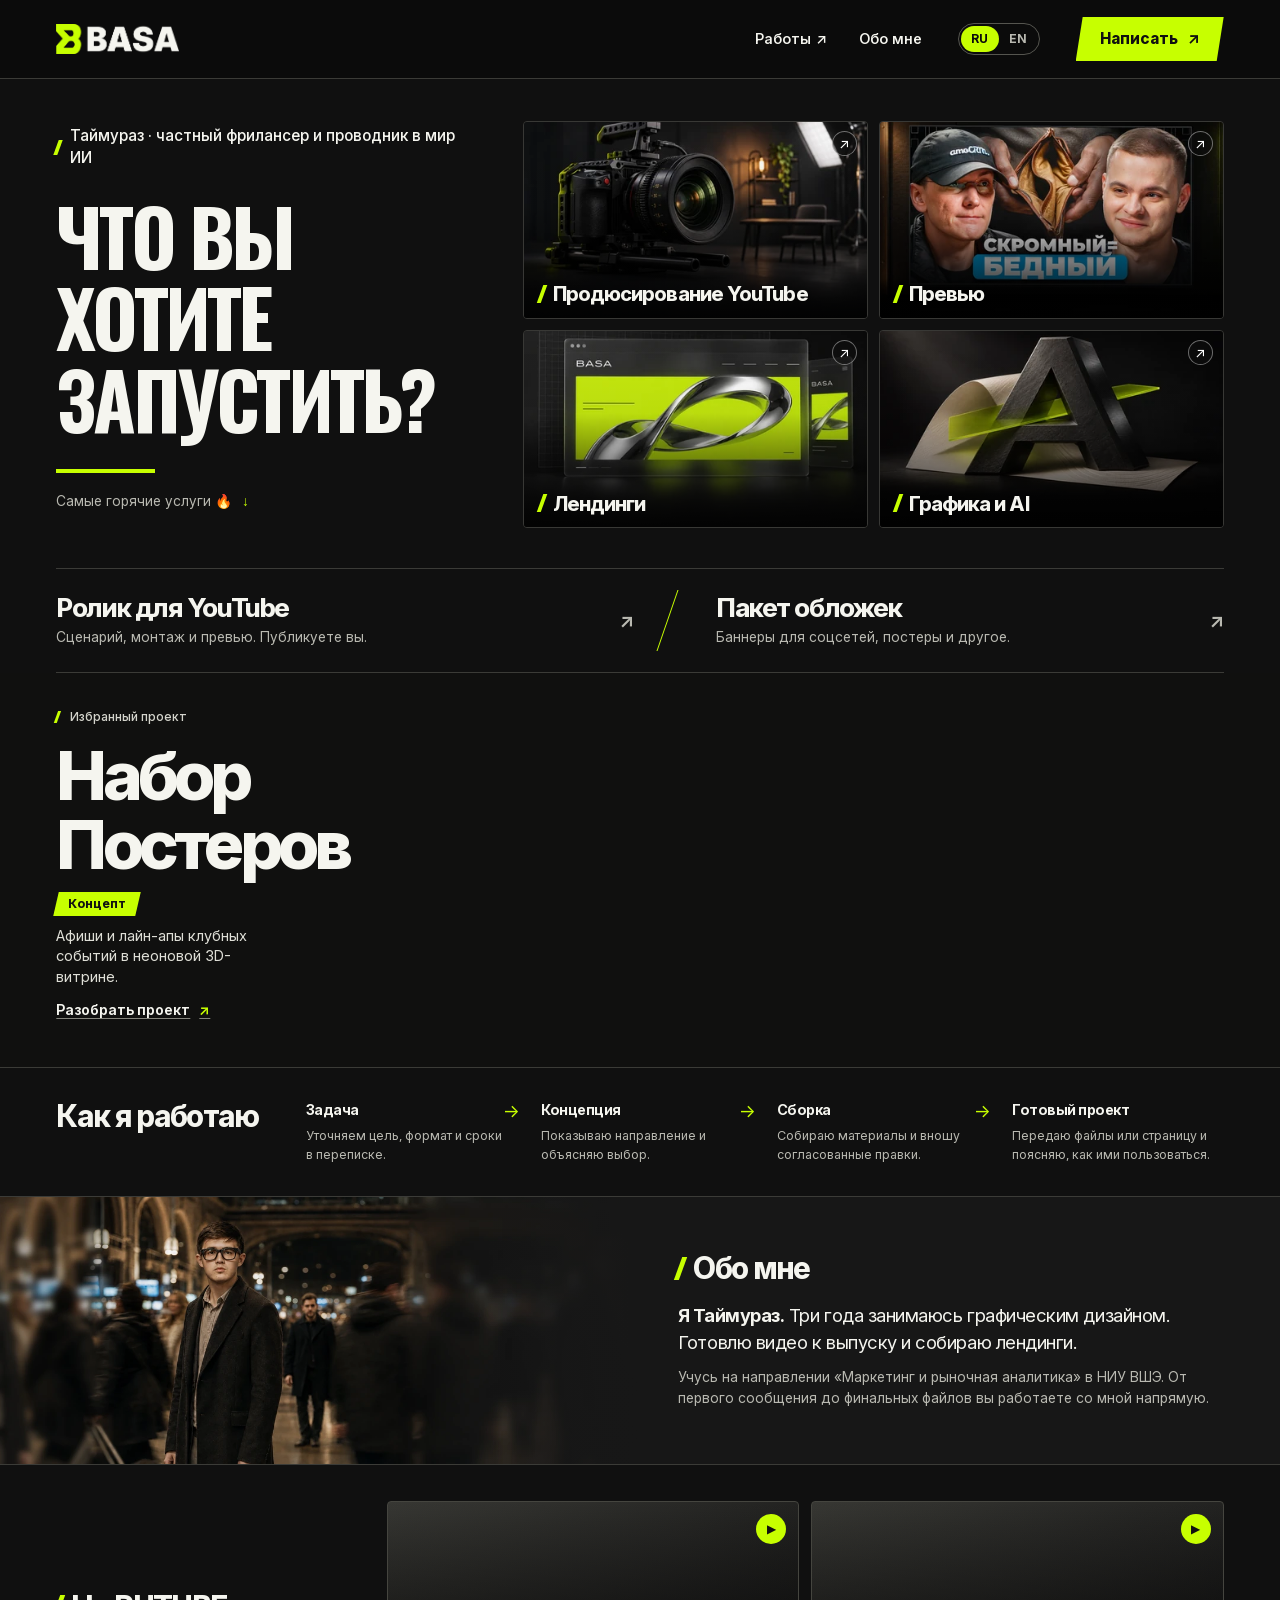
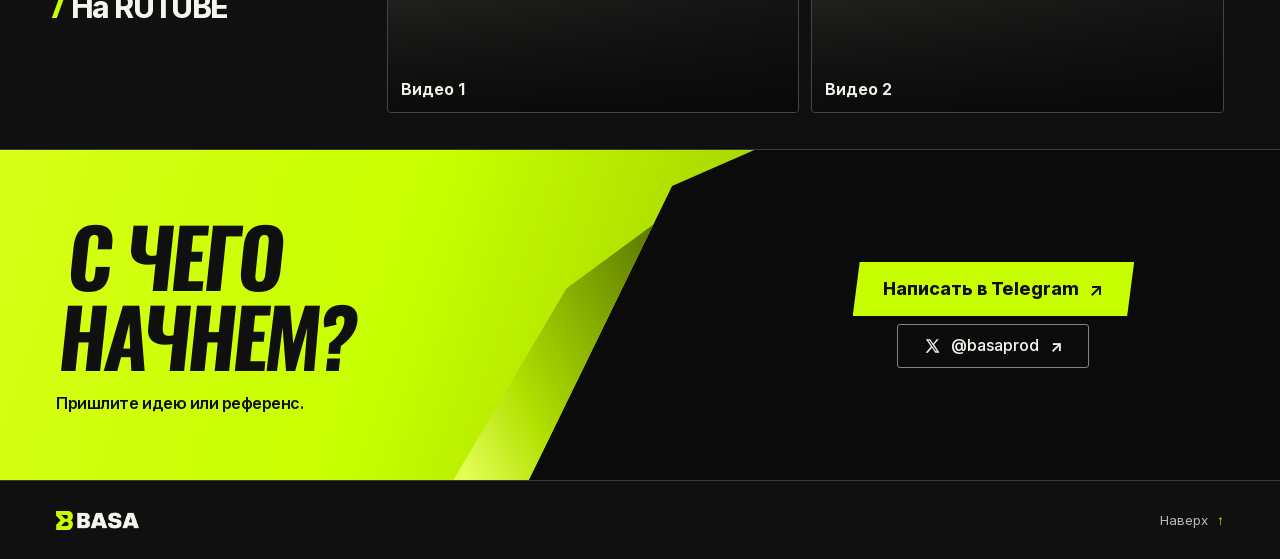
<file: index.html>
<!doctype html>
<html lang="ru" data-feed-mode="static">
<head>
<meta charset="utf-8"><meta name="viewport" content="width=device-width, initial-scale=1">
<meta name="theme-color" content="#101010"><meta name="color-scheme" content="dark">
<title>BASA — продюсирование YouTube, превью, лендинги и графика</title><meta name="description" content="Таймураз,  частный фрилансер и проводник в мир ИИ. Готовлю выпуски для YouTube, создаю превью, лендинги и графику. Обсудим задачу в Telegram.">
<meta property="og:type" content="website"><meta property="og:site_name" content="BASA"><meta property="og:title" content="BASA — продюсирование YouTube, превью, лендинги и графика"><meta property="og:description" content="Таймураз, частный фрилансер и проводник в мир ИИ. Готовлю выпуски для YouTube, создаю превью, лендинги и графику. Обсудим задачу в Telegram.">
<link rel="alternate" hreflang="ru" href="index.html"><link rel="alternate" hreflang="en" href="en.html"><link rel="alternate" hreflang="x-default" href="index.html">
<link rel="icon" type="image/png" href="assets/brand/favicon.png"><link rel="apple-touch-icon" href="assets/brand/touch-icon.png">
<link rel="stylesheet" href="assets/type.css">
<link rel="stylesheet" href="assets/site.css">
<script defer src="settings.js"></script><script defer src="assets/feed-model.js"></script><script defer src="assets/videos.js"></script><script defer src="assets/site.js"></script>
</head>
<body id="top">
<a class="skip" href="#main">Перейти к содержанию</a>
<header class="mast"><div class="wrap mast-inner">
<a class="brand" aria-label="BASA — в начало" href="#top"><img src="assets/brand/logo.png" alt="BASA" width="542" height="129"></a>
<nav class="desktop-nav" aria-label="Навигация"><a href="https://www.behance.net/basa69" target="_blank" rel="noopener noreferrer" data-work data-external-label="Работы"><span>Работы</span><span class="work-arrow" hidden aria-hidden="true"> ↗</span></a>
    <a href="#about">Обо мне</a></nav>
<nav class="languages" aria-label="Язык сайта"><a lang="ru" hreflang="ru" href="index.html" data-language="ru" aria-label="Русский" aria-current="page">RU</a><a lang="en" hreflang="en" href="en.html" data-language="en" aria-label="English">EN</a></nav>
<a class="button lime mast-cta" href="https://t.me/basa69" target="_blank" rel="noopener" data-contact="header">Написать <span class="arr" aria-hidden="true">↗</span></a>
<details class="mobile-menu"><summary aria-label="Меню"><span aria-hidden="true"></span></summary><nav aria-label="Навигация"><a href="https://www.behance.net/basa69" target="_blank" rel="noopener noreferrer" data-work data-external-label="Работы"><span>Работы</span><span class="work-arrow" hidden aria-hidden="true"> ↗</span></a>
    <a href="#about">Обо мне</a></nav></details>
</div></header>
<main id="main">
<section class="hero wrap" aria-labelledby="hero-title"><div class="hero-copy">
<p class="eyebrow"><span class="kicker"><i aria-hidden="true"></i>Таймураз · частный фрилансер и проводник в мир ИИ</span></p>
<h1 id="hero-title"><span>ЧТО ВЫ</span><span>ХОТИТЕ</span><span>ЗАПУСТИТЬ?</span></h1><div class="hero-line" aria-hidden="true"></div>
<a class="choose" href="#services">Самые горячие услуги 🔥<span aria-hidden="true">↓</span></a>
</div><div class="service-grid" id="services" role="group" aria-label="С чем я могу помочь"><a class="service service-youtube" href="https://t.me/basa69?text=%D0%9F%D1%80%D0%B8%D0%B2%D0%B5%D1%82%2C%20%D0%A2%D0%B0%D0%B9%D0%BC%D1%83%D1%80%D0%B0%D0%B7%21%20%D0%A5%D0%BE%D1%87%D1%83%20%D0%BE%D0%B1%D1%81%D1%83%D0%B4%D0%B8%D1%82%D1%8C%20%D0%BF%D1%80%D0%BE%D0%B4%D1%8E%D1%81%D0%B8%D1%80%D0%BE%D0%B2%D0%B0%D0%BD%D0%B8%D0%B5%20YouTube." data-dialog="youtube" aria-haspopup="dialog">
      <img src="assets/media/youtube.webp" srcset="assets/media/youtube-sm.webp 420w, assets/media/youtube.webp 760w" sizes="(max-width: 760px) 46vw, (min-width: 1560px) 425px, 28vw" width="760" height="504" alt="" loading="eager" decoding="sync"><span class="service-shade"></span><span class="tile-arrow" aria-hidden="true">↗</span>
      <h2><i class="slash" aria-hidden="true"></i><span>Продюсирование YouTube</span></h2></a><a class="service service-thumbnails" href="https://t.me/basa69?text=%D0%9F%D1%80%D0%B8%D0%B2%D0%B5%D1%82%2C%20%D0%A2%D0%B0%D0%B9%D0%BC%D1%83%D1%80%D0%B0%D0%B7%21%20%D0%9C%D0%BD%D0%B5%20%D0%BD%D1%83%D0%B6%D0%BD%D0%BE%20%D0%BF%D1%80%D0%B5%D0%B2%D1%8C%D1%8E%20%D0%B4%D0%BB%D1%8F%20%D0%B2%D0%B8%D0%B4%D0%B5%D0%BE." data-dialog="thumbnails" aria-haspopup="dialog">
      <img src="assets/media/thumbnails.webp" srcset="assets/media/thumbnails-sm.webp 420w, assets/media/thumbnails.webp 760w" sizes="(max-width: 760px) 46vw, (min-width: 1560px) 425px, 28vw" width="760" height="504" alt="" loading="eager" decoding="sync"><span class="service-shade"></span><span class="tile-arrow" aria-hidden="true">↗</span>
      <h2><i class="slash" aria-hidden="true"></i><span>Превью</span></h2></a><a class="service service-landing" href="https://t.me/basa69?text=%D0%9F%D1%80%D0%B8%D0%B2%D0%B5%D1%82%2C%20%D0%A2%D0%B0%D0%B9%D0%BC%D1%83%D1%80%D0%B0%D0%B7%21%20%D0%A5%D0%BE%D1%87%D1%83%20%D0%BE%D0%B1%D1%81%D1%83%D0%B4%D0%B8%D1%82%D1%8C%20%D0%BE%D0%B4%D0%BD%D0%BE%D1%81%D1%82%D1%80%D0%B0%D0%BD%D0%B8%D1%87%D0%BD%D1%8B%D0%B9%20%D0%BB%D0%B5%D0%BD%D0%B4%D0%B8%D0%BD%D0%B3." data-dialog="landing" aria-haspopup="dialog">
      <img src="assets/media/landing.webp" srcset="assets/media/landing-sm.webp 420w, assets/media/landing.webp 760w" sizes="(max-width: 760px) 46vw, (min-width: 1560px) 425px, 28vw" width="760" height="504" alt="" loading="eager" decoding="sync"><span class="service-shade"></span><span class="tile-arrow" aria-hidden="true">↗</span>
      <h2><i class="slash" aria-hidden="true"></i><span>Лендинги</span></h2></a><a class="service service-graphics" href="https://t.me/basa69?text=%D0%9F%D1%80%D0%B8%D0%B2%D0%B5%D1%82%2C%20%D0%A2%D0%B0%D0%B9%D0%BC%D1%83%D1%80%D0%B0%D0%B7%21%20%D0%9D%D1%83%D0%B6%D0%BD%D0%B0%20%D0%B3%D1%80%D0%B0%D1%84%D0%B8%D0%BA%D0%B0%20%D0%B4%D0%BB%D1%8F%20%D0%BF%D1%80%D0%BE%D0%B5%D0%BA%D1%82%D0%B0." data-dialog="graphics" aria-haspopup="dialog">
      <img src="assets/media/graphics.webp" srcset="assets/media/graphics-sm.webp 420w, assets/media/graphics.webp 760w" sizes="(max-width: 760px) 46vw, (min-width: 1560px) 425px, 28vw" width="760" height="504" alt="" loading="eager" decoding="sync"><span class="service-shade"></span><span class="tile-arrow" aria-hidden="true">↗</span>
      <h2><i class="slash" aria-hidden="true"></i><span>Графика и AI</span></h2></a></div></section>
<section class="offers wrap" aria-label="Два формата работы с YouTube"><a class="offer" data-dialog="episode" href="https://t.me/basa69?text=%D0%9F%D1%80%D0%B8%D0%B2%D0%B5%D1%82%2C%20%D0%A2%D0%B0%D0%B9%D0%BC%D1%83%D1%80%D0%B0%D0%B7%21%20%D0%9D%D1%83%D0%B6%D0%BD%D0%B0%20%D0%BF%D0%BE%D0%BC%D0%BE%D1%89%D1%8C%20%D1%81%20%D0%B2%D1%8B%D0%BF%D1%83%D1%81%D0%BA%D0%BE%D0%BC%20%D0%B4%D0%BB%D1%8F%20%D0%BC%D0%BE%D0%B5%D0%B3%D0%BE%20%D0%BA%D0%B0%D0%BD%D0%B0%D0%BB%D0%B0." aria-haspopup="dialog"><div><h3>Ролик для YouTube</h3><p>Сценарий, монтаж и превью. Публикуете вы.</p></div><span class="arr" aria-hidden="true">↗</span></a><a class="offer" data-dialog="channel" href="https://t.me/basa69?text=%D0%9F%D1%80%D0%B8%D0%B2%D0%B5%D1%82%2C%20%D0%A2%D0%B0%D0%B9%D0%BC%D1%83%D1%80%D0%B0%D0%B7%21%20%D0%A5%D0%BE%D1%87%D1%83%20%D0%BE%D0%B1%D1%81%D1%83%D0%B4%D0%B8%D1%82%D1%8C%20YouTube-%D0%BA%D0%B0%D0%BD%D0%B0%D0%BB%20%D0%BF%D0%BE%D0%B4%20%D0%BA%D0%BB%D1%8E%D1%87." aria-haspopup="dialog"><div><h3>Пакет обложек</h3><p>Баннеры для соцсетей, постеры и другое.</p></div><span class="arr" aria-hidden="true">↗</span></a></section>
<section id="work" class="case shell" aria-labelledby="work-title">
<picture class="case-image"><source media="(max-width: 650px)" srcset="assets/media/vulkan-mobile.webp"><img src="assets/media/vulkan.webp" width="1725" height="750" loading="eager" decoding="sync" alt="Афиши и лайн-апы «Набор постеров» в рамках с золотой и фиолетовой подсветкой."></picture>
<div class="case-content"><p class="section-label"><span class="kicker"><i aria-hidden="true"></i>Избранный проект</span></p><h2 id="work-title"><span>Набор</span><span>Постеров</span></h2>
<span class="tag">Концепт</span><p class="case-desc">Афиши и лайн-апы клубных событий в неоновой 3D-витрине.</p>
<a class="text-link" data-dialog="vulkan" aria-haspopup="dialog" href="#case-notes">Разобрать проект <span class="arr" aria-hidden="true">↗</span></a></div>
</section>
<section class="wrap nojs-notes" id="case-notes"><h2>Афиши в неоновой витрине</h2><p>«Набор постеров» — концепт подачи клубных афиш. Я собрал их в 3D-витрину, где у каждой афиши своя рамка, а свет и отражения связывают их в одну сцену.</p><dl class="case-facts"><div><dt>Задача</dt><dd>Показать афиши с разной стилистикой в одной композиции.</dd></div><div><dt>Решение</dt><dd>Фиолетовая и золотая подсветка объединяет афиши и задаёт глубину сцены.</dd></div><div><dt>Форматы</dt><dd>Широкая витрина для компьютеров и более плотная композиция для телефонов.</dd></div></dl></section>
<section class="process wrap" aria-labelledby="method"><h2 id="method">Как я работаю</h2><ol><li><h3>Задача</h3><p>Уточняем цель, формат и сроки в переписке.</p></li><li><h3>Концепция</h3><p>Показываю направление и объясняю выбор.</p></li><li><h3>Сборка</h3><p>Собираю материалы и вношу согласованные правки.</p></li><li><h3>Готовый проект</h3><p>Передаю файлы или страницу и поясняю, как ими пользоваться.</p></li></ol></section>
<section id="about" class="about shell" aria-labelledby="about-title"><div class="about-art"><img src="assets/media/about.webp" srcset="assets/media/about-sm.webp 600w, assets/media/about.webp 1080w" sizes="(max-width: 650px) 100vw, (min-width: 1560px) 780px, 50vw" width="1080" height="540" loading="lazy" decoding="sync" alt="Рабочее место дизайнера с монтажной шкалой на экране."></div>
<div class="about-text"><h2 id="about-title"><i class="slash" aria-hidden="true"></i>Обо мне</h2><p class="about-lead"><strong>Я Таймураз.</strong> Три года занимаюсь графическим дизайном. Готовлю видео к выпуску и собираю лендинги.</p><p class="about-more">Учусь на направлении «Маркетинг и рыночная аналитика» в НИУ ВШЭ. От первого сообщения до финальных файлов вы работаете со мной напрямую.</p></div></section>
<section class="video-section wrap" id="videos" aria-labelledby="video-title"><div class="video-heading"><h2 id="video-title"><i class="slash" aria-hidden="true"></i>На RUTUBE</h2>
<a class="text-link channel-link" hidden href="#videos" target="_blank" rel="noopener">Открыть канал <span class="arr" aria-hidden="true">↗</span></a>
<div class="rail-controls" hidden><button type="button" data-prev aria-label="Предыдущие видео">←</button><button type="button" data-next aria-label="Следующие видео">→</button></div></div>
<div class="video-stage"><div class="video-fallback"><div class="film-mark" aria-hidden="true"><i></i><i></i><i></i></div><div><p>Хотите посмотреть мои видео?</p>
<a class="text-link" href="https://t.me/basa69?text=%D0%9F%D1%80%D0%B8%D0%B2%D0%B5%D1%82%2C%20%D0%A2%D0%B0%D0%B9%D0%BC%D1%83%D1%80%D0%B0%D0%B7%21%20%D0%9F%D1%80%D0%B8%D1%88%D0%BB%D0%B8%D1%82%D0%B5%20%D1%81%D1%81%D1%8B%D0%BB%D0%BA%D1%83%20%D0%BD%D0%B0%20%D0%B2%D0%B0%D1%88%D0%B8%20%D0%B2%D0%B8%D0%B4%D0%B5%D0%BE%20%D0%BD%D0%B0%20RUTUBE." target="_blank" rel="noopener" data-contact="videos">Попросить ссылку <span class="arr" aria-hidden="true">↗</span></a></div></div>
<div class="video-rail" hidden></div></div></section>
<section id="contact" class="contact shell" aria-labelledby="contact-title"><div class="contact-paper"><div class="contact-paper-content">
<h2 id="contact-title"><span>С ЧЕГО</span><span>НАЧНЕМ?</span></h2><p>Пришлите идею или референс.</p></div><span class="fold" aria-hidden="true"></span></div>
<div class="contact-links"><div class="contact-actions">
<a class="button lime contact-main" data-contact="footer" href="https://t.me/basa69" target="_blank" rel="noopener">Написать в Telegram <span class="arr" aria-hidden="true">↗</span></a>
<a class="x-link" href="https://x.com/basaprod" target="_blank" rel="noopener" aria-label="Профиль BASA в X"><svg class="icon x-icon" viewBox="0 0 24 24" fill="currentColor" aria-hidden="true"><path d="M18.9 2H22l-6.8 7.8L23.2 22h-6.3l-4.9-7.3L5.6 22H2.4l8.1-9.3L2.8 2h6.5l4.5 6.7L18.9 2Zm-1.1 18h1.7L8.3 3.9H6.4L17.8 20Z"/></svg> @basaprod <span class="arr" aria-hidden="true">↗</span></a>
</div></div></section>
</main>
<footer class="footer wrap"><a class="brand" href="#top" aria-label="BASA — в начало"><img src="assets/brand/logo.png" alt="BASA" width="542" height="129" loading="lazy"></a><a class="back-top" href="#top">Наверх <span aria-hidden="true">↑</span></a></footer>
<dialog id="detail-youtube" class="detail-dialog" aria-labelledby="title-youtube"><div class="dialog-inner">
      <button class="close" type="button" data-close aria-label="Закрыть окно">×</button>
      <span class="kicker"><i aria-hidden="true"></i>Что входит</span><h2 id="title-youtube">Продюсирование YouTube</h2><p class="dialog-intro">Готовлю выпуски целиком или подключаюсь к конкретному этапу. Вы выбираете, кому доверить публикацию.</p><ul class="deliverables"><li>Тема, структура и сценарий выпуска.</li><li>Монтаж, превью и оформление канала.</li><li>Готовый комплект для самостоятельной публикации или ведение канала под ключ.</li></ul><p class="dialog-note">Пришлите задачу и желаемый срок. В переписке согласуем объём и стоимость.</p>
      <a class="button lime" href="https://t.me/basa69?text=%D0%9F%D1%80%D0%B8%D0%B2%D0%B5%D1%82%2C%20%D0%A2%D0%B0%D0%B9%D0%BC%D1%83%D1%80%D0%B0%D0%B7%21%20%D0%A5%D0%BE%D1%87%D1%83%20%D0%BE%D0%B1%D1%81%D1%83%D0%B4%D0%B8%D1%82%D1%8C%20%D0%BF%D1%80%D0%BE%D0%B4%D1%8E%D1%81%D0%B8%D1%80%D0%BE%D0%B2%D0%B0%D0%BD%D0%B8%D0%B5%20YouTube." target="_blank" rel="noopener" data-contact="youtube">Обсудить в Telegram <span class="arr" aria-hidden="true">↗</span></a>
      </div></dialog><dialog id="detail-thumbnails" class="detail-dialog" aria-labelledby="title-thumbnails"><div class="dialog-inner">
      <button class="close" type="button" data-close aria-label="Закрыть окно">×</button>
      <span class="kicker"><i aria-hidden="true"></i>Что входит</span><h2 id="title-thumbnails">Превью</h2><p class="dialog-intro">Соберу обложку вокруг одной мысли выпуска, чтобы тему можно было считать даже в маленьком размере.</p><figure class="thumb-proof"><img src="assets/media/thumbnail-example.webp" width="1200" height="675" loading="lazy" alt="Два героя выпуска по сторонам от открытого пустого кошелька."><figcaption>Обложка YouTube «Скромный = бедный».</figcaption></figure><ul class="deliverables"><li>Разбираю тему ролика, аудиторию и соседние обложки канала.</li><li>Собираю композицию, текст и главный визуальный акцент.</li><li>Передаю готовое превью. При необходимости согласуем дополнительные варианты.</li></ul><p class="dialog-note">Пришлите задачу и желаемый срок. В переписке согласуем объём и стоимость.</p>
      <a class="button lime" href="https://t.me/basa69?text=%D0%9F%D1%80%D0%B8%D0%B2%D0%B5%D1%82%2C%20%D0%A2%D0%B0%D0%B9%D0%BC%D1%83%D1%80%D0%B0%D0%B7%21%20%D0%9C%D0%BD%D0%B5%20%D0%BD%D1%83%D0%B6%D0%BD%D0%BE%20%D0%BF%D1%80%D0%B5%D0%B2%D1%8C%D1%8E%20%D0%B4%D0%BB%D1%8F%20%D0%B2%D0%B8%D0%B4%D0%B5%D0%BE." target="_blank" rel="noopener" data-contact="thumbnails">Обсудить в Telegram <span class="arr" aria-hidden="true">↗</span></a>
      </div></dialog><dialog id="detail-landing" class="detail-dialog" aria-labelledby="title-landing"><div class="dialog-inner">
      <button class="close" type="button" data-close aria-label="Закрыть окно">×</button>
      <span class="kicker"><i aria-hidden="true"></i>Что входит</span><h2 id="title-landing">Лендинги</h2><p class="dialog-intro">Проектирую и собираю одностраничные сайты для запуска услуги, продукта или события.</p><ul class="deliverables"><li>Структура страницы и понятный путь к заявке.</li><li>Дизайн и сборка с адаптацией под телефон и большой экран.</li><li>Ссылки для обращения или перехода к заказу. Личные кабинеты, регистрация и приём оплаты в объём работ не входят.</li></ul><p class="dialog-note">Пришлите задачу и желаемый срок. В переписке согласуем объём и стоимость.</p>
      <a class="button lime" href="https://t.me/basa69?text=%D0%9F%D1%80%D0%B8%D0%B2%D0%B5%D1%82%2C%20%D0%A2%D0%B0%D0%B9%D0%BC%D1%83%D1%80%D0%B0%D0%B7%21%20%D0%A5%D0%BE%D1%87%D1%83%20%D0%BE%D0%B1%D1%81%D1%83%D0%B4%D0%B8%D1%82%D1%8C%20%D0%BE%D0%B4%D0%BD%D0%BE%D1%81%D1%82%D1%80%D0%B0%D0%BD%D0%B8%D1%87%D0%BD%D1%8B%D0%B9%20%D0%BB%D0%B5%D0%BD%D0%B4%D0%B8%D0%BD%D0%B3." target="_blank" rel="noopener" data-contact="landing">Обсудить в Telegram <span class="arr" aria-hidden="true">↗</span></a>
      </div></dialog><dialog id="detail-graphics" class="detail-dialog" aria-labelledby="title-graphics"><div class="dialog-inner">
      <button class="close" type="button" data-close aria-label="Закрыть окно">×</button>
      <span class="kicker"><i aria-hidden="true"></i>Что входит</span><h2 id="title-graphics">Графика и AI</h2><p class="dialog-intro">Создаю графику под конкретный носитель — от афиши до объявления на Авито.</p><ul class="deliverables"><li>Афиши, рекламные креативы, карточки и графика для соцсетей.</li><li>Генерация изображений и ручная доработка под задачу.</li><li>Подготовка согласованных размеров и файлов для публикации.</li></ul><p class="dialog-note">Пришлите задачу и желаемый срок. В переписке согласуем объём и стоимость.</p>
      <a class="button lime" href="https://t.me/basa69?text=%D0%9F%D1%80%D0%B8%D0%B2%D0%B5%D1%82%2C%20%D0%A2%D0%B0%D0%B9%D0%BC%D1%83%D1%80%D0%B0%D0%B7%21%20%D0%9D%D1%83%D0%B6%D0%BD%D0%B0%20%D0%B3%D1%80%D0%B0%D1%84%D0%B8%D0%BA%D0%B0%20%D0%B4%D0%BB%D1%8F%20%D0%BF%D1%80%D0%BE%D0%B5%D0%BA%D1%82%D0%B0." target="_blank" rel="noopener" data-contact="graphics">Обсудить в Telegram <span class="arr" aria-hidden="true">↗</span></a>
      </div></dialog><dialog id="detail-episode" class="detail-dialog" aria-labelledby="title-episode"><div class="dialog-inner">
      <button class="close" type="button" data-close aria-label="Закрыть окно">×</button>
      <span class="kicker"><i aria-hidden="true"></i>Что входит</span><h2 id="title-episode">Выпуск для вашего канала</h2><p class="dialog-intro">Подключаюсь к тем этапам, для которых нужен отдельный специалист. Контроль над выпуском и публикация остаются у вас.</p><ul class="deliverables"><li>Вы присылаете тему, материалы и пример желаемой подачи.</li><li>Фиксируем, какие части нужны: сценарий, монтаж, превью или оформление.</li><li>Передаю согласованный комплект для вашего канала.</li></ul><p class="dialog-note">Пришлите задачу и желаемый срок. В переписке согласуем объём и стоимость.</p>
      <a class="button lime" href="https://t.me/basa69?text=%D0%9F%D1%80%D0%B8%D0%B2%D0%B5%D1%82%2C%20%D0%A2%D0%B0%D0%B9%D0%BC%D1%83%D1%80%D0%B0%D0%B7%21%20%D0%9D%D1%83%D0%B6%D0%BD%D0%B0%20%D0%BF%D0%BE%D0%BC%D0%BE%D1%89%D1%8C%20%D1%81%20%D0%B2%D1%8B%D0%BF%D1%83%D1%81%D0%BA%D0%BE%D0%BC%20%D0%B4%D0%BB%D1%8F%20%D0%BC%D0%BE%D0%B5%D0%B3%D0%BE%20%D0%BA%D0%B0%D0%BD%D0%B0%D0%BB%D0%B0." target="_blank" rel="noopener" data-contact="episode">Обсудить в Telegram <span class="arr" aria-hidden="true">↗</span></a>
      </div></dialog><dialog id="detail-channel" class="detail-dialog" aria-labelledby="title-channel"><div class="dialog-inner">
      <button class="close" type="button" data-close aria-label="Закрыть окно">×</button>
      <span class="kicker"><i aria-hidden="true"></i>Что входит</span><h2 id="title-channel">Пакет обложек</h2><p class="dialog-intro">Помогаю разработать визуал под ваш проект. Объём работ и стиль согласуем до старта.</p><ul class="deliverables"><li>Разбираю целевую аудиторию.</li><li>Строю визуальный уникальный стиль под ваш проект.</li><li>Утверждаю финальный результат с вами.</li></ul><p class="dialog-note">Пришлите задачу и желаемый срок. В переписке согласуем объём и выгодную стоимость.</p>
      <a class="button lime" href="https://t.me/basa69?text=%D0%9F%D1%80%D0%B8%D0%B2%D0%B5%D1%82%2C%20%D0%A2%D0%B0%D0%B9%D0%BC%D1%83%D1%80%D0%B0%D0%B7%21%20%D0%A5%D0%BE%D1%87%D1%83%20%D0%BE%D0%B1%D1%81%D1%83%D0%B4%D0%B8%D1%82%D1%8C%20YouTube-%D0%BA%D0%B0%D0%BD%D0%B0%D0%BB%20%D0%BF%D0%BE%D0%B4%20%D0%BA%D0%BB%D1%8E%D1%87." target="_blank" rel="noopener" data-contact="channel">Обсудить в Telegram <span class="arr" aria-hidden="true">↗</span></a>
      </div></dialog>
<dialog id="detail-vulkan" class="detail-dialog case-dialog" aria-labelledby="case-dialog-title"><div class="dialog-inner">
<button class="close" type="button" data-close aria-label="Закрыть окно">×</button>
<span class="kicker"><i aria-hidden="true"></i>Концепт</span><h2 id="case-dialog-title">Афиши в неоновой витрине</h2><p class="dialog-intro">«Набор постеров» — концепт подачи клубных афиш. Я собрал их в 3D-витрину, где у каждой афиши своя рамка, а свет и отражения связывают их в одну сцену.</p>
<img src="assets/media/vulkan-mobile.webp" width="960" height="540" loading="lazy" alt="Афиши и лайн-апы «Набор постеров» в рамках с золотой и фиолетовой подсветкой."><dl class="case-facts"><div><dt>Задача</dt><dd>Показать афиши с разной стилистикой в одной композиции.</dd></div><div><dt>Решение</dt><dd>Фиолетовая и золотая подсветка объединяет афиши и задаёт глубину сцены.</dd></div><div><dt>Форматы</dt><dd>Широкая витрина для компьютеров и более плотная композиция для телефонов.</dd></div></dl>
<a class="button lime" data-contact="case" href="https://t.me/basa69?text=%D0%9F%D1%80%D0%B8%D0%B2%D0%B5%D1%82%2C%20%D0%A2%D0%B0%D0%B9%D0%BC%D1%83%D1%80%D0%B0%D0%B7%21%20%D0%9F%D0%BE%D0%BD%D1%80%D0%B0%D0%B2%D0%B8%D0%BB%D1%81%D1%8F%20%D0%BA%D0%BE%D0%BD%D1%86%D0%B5%D0%BF%D1%82%20%C2%AB%D0%92%D1%83%D0%BB%D0%BA%D0%B0%D0%BD%20Live%C2%BB.%20%D0%A5%D0%BE%D1%87%D1%83%20%D0%BE%D0%B1%D1%81%D1%83%D0%B4%D0%B8%D1%82%D1%8C%20%D0%BF%D0%BE%D1%85%D0%BE%D0%B6%D1%83%D1%8E%20%D0%B7%D0%B0%D0%B4%D0%B0%D1%87%D1%83." target="_blank" rel="noopener">Обсудить похожую задачу <span class="arr" aria-hidden="true">↗</span></a></div></dialog>
<dialog id="detail-video" class="detail-dialog video-dialog" aria-labelledby="player-title"><div class="dialog-inner">
<button class="close" type="button" data-close aria-label="Закрыть окно">×</button><span class="kicker"><i aria-hidden="true"></i>RUTUBE</span><h2 id="player-title">RUTUBE</h2><div class="player-slot"></div><a class="text-link player-source" href="#videos" target="_blank" rel="noopener">Открыть на RUTUBE <span class="arr" aria-hidden="true">↗</span></a></div></dialog>
</body></html>
</file>
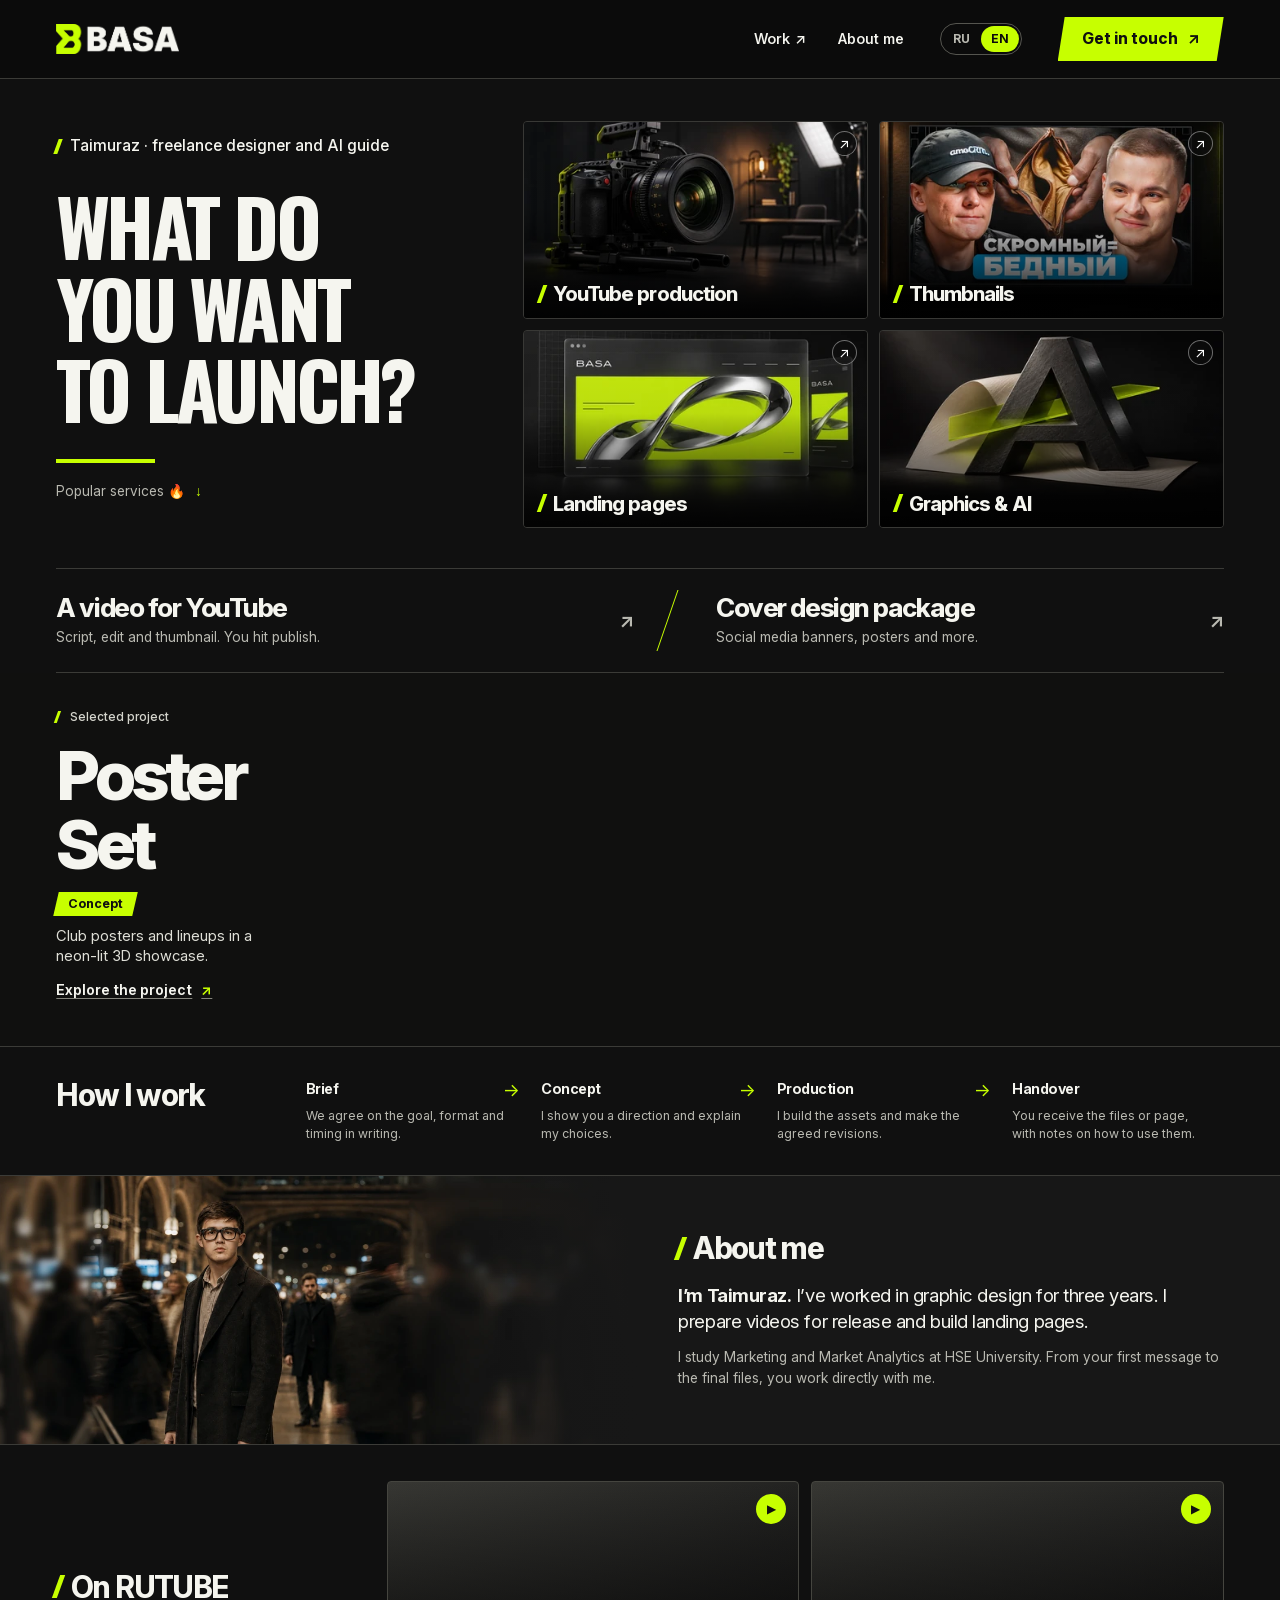
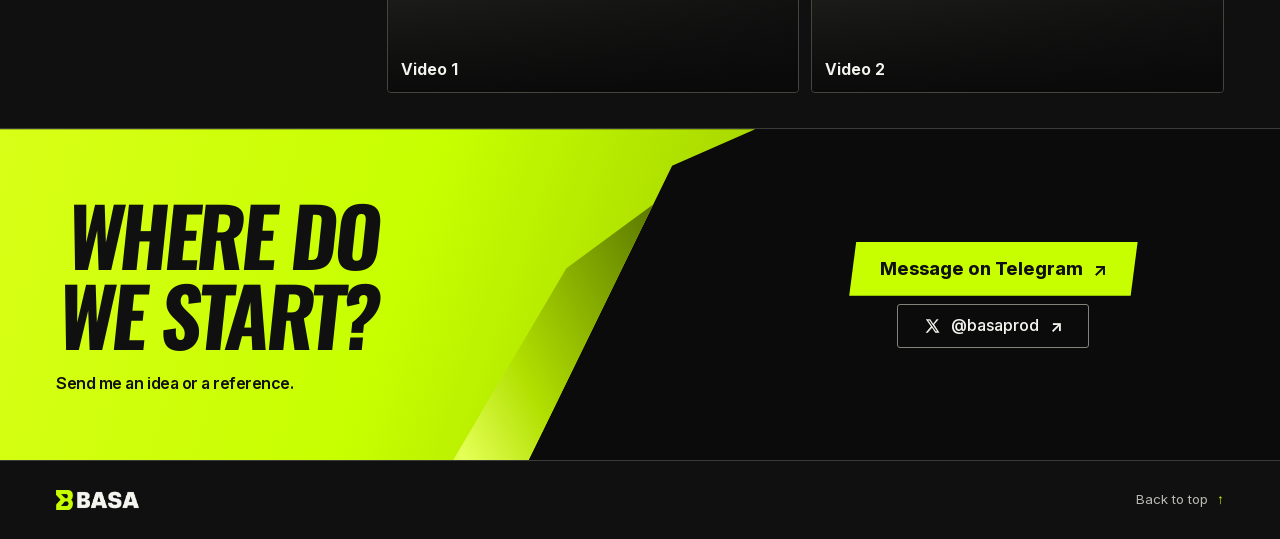
<file: en.html>
<!doctype html>
<html lang="en" data-feed-mode="static">
<head>
<meta charset="utf-8"><meta name="viewport" content="width=device-width, initial-scale=1">
<meta name="theme-color" content="#101010"><meta name="color-scheme" content="dark">
<title>BASA — YouTube production, thumbnails, landing pages and visual design</title><meta name="description" content="I’m Taimuraz, a freelance designer and AI guide. I produce YouTube videos and create thumbnails, landing pages and graphics. Let’s talk on Telegram.">
<meta property="og:type" content="website"><meta property="og:site_name" content="BASA"><meta property="og:title" content="BASA — YouTube production, thumbnails, landing pages and visual design"><meta property="og:description" content="I’m Taimuraz, a freelance designer and AI guide. I produce YouTube videos and create thumbnails, landing pages and graphics. Let’s talk on Telegram.">
<link rel="alternate" hreflang="ru" href="index.html"><link rel="alternate" hreflang="en" href="en.html"><link rel="alternate" hreflang="x-default" href="index.html">
<link rel="icon" type="image/png" href="assets/brand/favicon.png"><link rel="apple-touch-icon" href="assets/brand/touch-icon.png">
<link rel="stylesheet" href="assets/type.css">
<link rel="stylesheet" href="assets/site.css">
<script defer src="settings.js"></script><script defer src="assets/feed-model.js"></script><script defer src="assets/videos.js"></script><script defer src="assets/site.js"></script>
</head>
<body id="top">
<a class="skip" href="#main">Skip to content</a>
<header class="mast"><div class="wrap mast-inner">
<a class="brand" aria-label="BASA — back to the top" href="#top"><img src="assets/brand/logo.png" alt="BASA" width="542" height="129"></a>
<nav class="desktop-nav" aria-label="Navigation"><a href="https://www.behance.net/basa69" target="_blank" rel="noopener noreferrer" data-work data-external-label="Work"><span>Work</span><span class="work-arrow" hidden aria-hidden="true"> ↗</span></a>
    <a href="#about">About me</a></nav>
<nav class="languages" aria-label="Site language"><a lang="ru" hreflang="ru" href="index.html" data-language="ru" aria-label="Русский">RU</a><a lang="en" hreflang="en" href="en.html" data-language="en" aria-label="English" aria-current="page">EN</a></nav>
<a class="button lime mast-cta" href="https://t.me/basa69" target="_blank" rel="noopener" data-contact="header">Get in touch <span class="arr" aria-hidden="true">↗</span></a>
<details class="mobile-menu"><summary aria-label="Menu"><span aria-hidden="true"></span></summary><nav aria-label="Navigation"><a href="https://www.behance.net/basa69" target="_blank" rel="noopener noreferrer" data-work data-external-label="Work"><span>Work</span><span class="work-arrow" hidden aria-hidden="true"> ↗</span></a>
    <a href="#about">About me</a></nav></details>
</div></header>
<main id="main">
<section class="hero wrap" aria-labelledby="hero-title"><div class="hero-copy">
<p class="eyebrow"><span class="kicker"><i aria-hidden="true"></i>Taimuraz · freelance designer and AI guide</span></p>
<h1 id="hero-title"><span>WHAT DO</span><span>YOU WANT</span><span>TO LAUNCH?</span></h1><div class="hero-line" aria-hidden="true"></div>
<a class="choose" href="#services">Popular services 🔥<span aria-hidden="true">↓</span></a>
</div><div class="service-grid" id="services" role="group" aria-label="What I can help with"><a class="service service-youtube" href="https://t.me/basa69?text=Hi%20Taimuraz%21%20I%20would%20like%20to%20discuss%20YouTube%20production." data-dialog="youtube" aria-haspopup="dialog">
      <img src="assets/media/youtube.webp" srcset="assets/media/youtube-sm.webp 420w, assets/media/youtube.webp 760w" sizes="(max-width: 760px) 46vw, (min-width: 1560px) 425px, 28vw" width="760" height="504" alt="" loading="eager" decoding="sync"><span class="service-shade"></span><span class="tile-arrow" aria-hidden="true">↗</span>
      <h2><i class="slash" aria-hidden="true"></i><span>YouTube production</span></h2></a><a class="service service-thumbnails" href="https://t.me/basa69?text=Hi%20Taimuraz%21%20I%20need%20a%20thumbnail%20for%20a%20video." data-dialog="thumbnails" aria-haspopup="dialog">
      <img src="assets/media/thumbnails.webp" srcset="assets/media/thumbnails-sm.webp 420w, assets/media/thumbnails.webp 760w" sizes="(max-width: 760px) 46vw, (min-width: 1560px) 425px, 28vw" width="760" height="504" alt="" loading="eager" decoding="sync"><span class="service-shade"></span><span class="tile-arrow" aria-hidden="true">↗</span>
      <h2><i class="slash" aria-hidden="true"></i><span>Thumbnails</span></h2></a><a class="service service-landing" href="https://t.me/basa69?text=Hi%20Taimuraz%21%20I%20would%20like%20to%20discuss%20a%20landing%20page." data-dialog="landing" aria-haspopup="dialog">
      <img src="assets/media/landing.webp" srcset="assets/media/landing-sm.webp 420w, assets/media/landing.webp 760w" sizes="(max-width: 760px) 46vw, (min-width: 1560px) 425px, 28vw" width="760" height="504" alt="" loading="eager" decoding="sync"><span class="service-shade"></span><span class="tile-arrow" aria-hidden="true">↗</span>
      <h2><i class="slash" aria-hidden="true"></i><span>Landing pages</span></h2></a><a class="service service-graphics" href="https://t.me/basa69?text=Hi%20Taimuraz%21%20I%20need%20visual%20design%20for%20a%20project." data-dialog="graphics" aria-haspopup="dialog">
      <img src="assets/media/graphics.webp" srcset="assets/media/graphics-sm.webp 420w, assets/media/graphics.webp 760w" sizes="(max-width: 760px) 46vw, (min-width: 1560px) 425px, 28vw" width="760" height="504" alt="" loading="eager" decoding="sync"><span class="service-shade"></span><span class="tile-arrow" aria-hidden="true">↗</span>
      <h2><i class="slash" aria-hidden="true"></i><span>Graphics &amp; AI</span></h2></a></div></section>
<section class="offers wrap" aria-label="Featured services"><a class="offer" data-dialog="episode" href="https://t.me/basa69?text=Hi%20Taimuraz%21%20I%20need%20help%20preparing%20an%20episode%20for%20my%20channel." aria-haspopup="dialog"><div><h3>A video for YouTube</h3><p>Script, edit and thumbnail. You hit publish.</p></div><span class="arr" aria-hidden="true">↗</span></a><a class="offer" data-dialog="channel" href="https://t.me/basa69?text=Hi%20Taimuraz%21%20I%E2%80%99d%20like%20to%20discuss%20a%20cover%20design%20package%20for%20my%20project." aria-haspopup="dialog"><div><h3>Cover design package</h3><p>Social media banners, posters and more.</p></div><span class="arr" aria-hidden="true">↗</span></a></section>
<section id="work" class="case shell" aria-labelledby="work-title">
<picture class="case-image"><source media="(max-width: 650px)" srcset="assets/media/vulkan-mobile.webp"><img src="assets/media/vulkan.webp" width="1725" height="750" loading="eager" decoding="sync" alt="Club posters and lineups in frames lit in purple and gold."></picture>
<div class="case-content"><p class="section-label"><span class="kicker"><i aria-hidden="true"></i>Selected project</span></p><h2 id="work-title"><span>Poster</span><span>Set</span></h2>
<span class="tag">Concept</span><p class="case-desc">Club posters and lineups in a neon-lit 3D showcase.</p>
<a class="text-link" data-dialog="vulkan" aria-haspopup="dialog" href="#case-notes">Explore the project <span class="arr" aria-hidden="true">↗</span></a></div>
</section>
<section class="wrap nojs-notes" id="case-notes"><h2>A neon-lit poster showcase</h2><p>Poster Set is a display concept for club posters. I gave each poster its own frame and used light and reflections to bring them together in a single 3D scene.</p><dl class="case-facts"><div><dt>Brief</dt><dd>Present posters with different visual styles in one composition.</dd></div><div><dt>Approach</dt><dd>Purple and gold lighting ties the posters together and gives the scene depth.</dd></div><div><dt>Formats</dt><dd>A wide showcase for desktop and a tighter composition for mobile.</dd></div></dl></section>
<section class="process wrap" aria-labelledby="method"><h2 id="method">How I work</h2><ol><li><h3>Brief</h3><p>We agree on the goal, format and timing in writing.</p></li><li><h3>Concept</h3><p>I show you a direction and explain my choices.</p></li><li><h3>Production</h3><p>I build the assets and make the agreed revisions.</p></li><li><h3>Handover</h3><p>You receive the files or page, with notes on how to use them.</p></li></ol></section>
<section id="about" class="about shell" aria-labelledby="about-title"><div class="about-art"><img src="assets/media/about.webp" srcset="assets/media/about-sm.webp 600w, assets/media/about.webp 1080w" sizes="(max-width: 650px) 100vw, (min-width: 1560px) 780px, 50vw" width="1080" height="540" loading="lazy" decoding="sync" alt="Taimuraz standing in a railway station concourse."></div>
<div class="about-text"><h2 id="about-title"><i class="slash" aria-hidden="true"></i>About me</h2><p class="about-lead"><strong>I’m Taimuraz.</strong> I’ve worked in graphic design for three years. I prepare videos for release and build landing pages.</p><p class="about-more">I study Marketing and Market Analytics at HSE University. From your first message to the final files, you work directly with me.</p></div></section>
<section class="video-section wrap" id="videos" aria-labelledby="video-title"><div class="video-heading"><h2 id="video-title"><i class="slash" aria-hidden="true"></i>On RUTUBE</h2>
<a class="text-link channel-link" hidden href="#videos" target="_blank" rel="noopener">Open channel <span class="arr" aria-hidden="true">↗</span></a>
<div class="rail-controls" hidden><button type="button" data-prev aria-label="Previous videos">←</button><button type="button" data-next aria-label="Next videos">→</button></div></div>
<div class="video-stage"><div class="video-fallback"><div class="film-mark" aria-hidden="true"><i></i><i></i><i></i></div><div><p>Want to see my videos?</p>
<a class="text-link" href="https://t.me/basa69?text=Hi%20Taimuraz%21%20Could%20you%20send%20me%20a%20link%20to%20your%20videos%20on%20RUTUBE%3F" target="_blank" rel="noopener" data-contact="videos">Ask for a link <span class="arr" aria-hidden="true">↗</span></a></div></div>
<div class="video-rail" hidden></div></div></section>
<section id="contact" class="contact shell" aria-labelledby="contact-title"><div class="contact-paper"><div class="contact-paper-content">
<h2 id="contact-title"><span>WHERE DO</span><span>WE START?</span></h2><p>Send me an idea or a reference.</p></div><span class="fold" aria-hidden="true"></span></div>
<div class="contact-links"><div class="contact-actions">
<a class="button lime contact-main" data-contact="footer" href="https://t.me/basa69" target="_blank" rel="noopener">Message on Telegram <span class="arr" aria-hidden="true">↗</span></a>
<a class="x-link" href="https://x.com/basaprod" target="_blank" rel="noopener" aria-label="BASA’s profile on X"><svg class="icon x-icon" viewBox="0 0 24 24" fill="currentColor" aria-hidden="true"><path d="M18.9 2H22l-6.8 7.8L23.2 22h-6.3l-4.9-7.3L5.6 22H2.4l8.1-9.3L2.8 2h6.5l4.5 6.7L18.9 2Zm-1.1 18h1.7L8.3 3.9H6.4L17.8 20Z"/></svg> @basaprod <span class="arr" aria-hidden="true">↗</span></a>
</div></div></section>
</main>
<footer class="footer wrap"><a class="brand" href="#top" aria-label="BASA — back to the top"><img src="assets/brand/logo.png" alt="BASA" width="542" height="129" loading="lazy"></a><a class="back-top" href="#top">Back to top <span aria-hidden="true">↑</span></a></footer>
<dialog id="detail-youtube" class="detail-dialog" aria-labelledby="title-youtube"><div class="dialog-inner">
      <button class="close" type="button" data-close aria-label="Close window">×</button>
      <span class="kicker"><i aria-hidden="true"></i>What’s included</span><h2 id="title-youtube">YouTube production</h2><p class="dialog-intro">Bring me in for a full episode or just one stage. You choose who handles publishing.</p><ul class="deliverables"><li>Episode idea, structure and script.</li><li>Editing, thumbnails and channel artwork.</li><li>A package you can publish yourself, or a fully managed channel.</li></ul><p class="dialog-note">Send the brief and your target date. We’ll agree on the scope and price in writing.</p>
      <a class="button lime" href="https://t.me/basa69?text=Hi%20Taimuraz%21%20I%20would%20like%20to%20discuss%20YouTube%20production." target="_blank" rel="noopener" data-contact="youtube">Discuss on Telegram <span class="arr" aria-hidden="true">↗</span></a>
      </div></dialog><dialog id="detail-thumbnails" class="detail-dialog" aria-labelledby="title-thumbnails"><div class="dialog-inner">
      <button class="close" type="button" data-close aria-label="Close window">×</button>
      <span class="kicker"><i aria-hidden="true"></i>What’s included</span><h2 id="title-thumbnails">Thumbnails</h2><p class="dialog-intro">I design each thumbnail around one idea so the subject of the video reads at a small size.</p><figure class="thumb-proof"><img src="assets/media/thumbnail-example.webp" width="1200" height="675" loading="lazy" alt="Two guests on either side of an open, empty wallet."><figcaption>YouTube thumbnail “Modest = Poor”.</figcaption></figure><ul class="deliverables"><li>Review the topic, the audience and the other thumbnails on your channel.</li><li>Build the composition, title and visual focus.</li><li>Deliver the finished thumbnail. Additional versions can be scoped separately.</li></ul><p class="dialog-note">Send the brief and your target date. We’ll agree on the scope and price in writing.</p>
      <a class="button lime" href="https://t.me/basa69?text=Hi%20Taimuraz%21%20I%20need%20a%20thumbnail%20for%20a%20video." target="_blank" rel="noopener" data-contact="thumbnails">Discuss on Telegram <span class="arr" aria-hidden="true">↗</span></a>
      </div></dialog><dialog id="detail-landing" class="detail-dialog" aria-labelledby="title-landing"><div class="dialog-inner">
      <button class="close" type="button" data-close aria-label="Close window">×</button>
      <span class="kicker"><i aria-hidden="true"></i>What’s included</span><h2 id="title-landing">Landing pages</h2><p class="dialog-intro">I design and build single-page websites for services, product launches and events.</p><ul class="deliverables"><li>Page structure and a clear path to an enquiry.</li><li>Design and build for phones, tablets and desktops.</li><li>Direct links for enquiries or orders. Accounts, sign-up flows and payment processing are outside the scope.</li></ul><p class="dialog-note">Send the brief and your target date. We’ll agree on the scope and price in writing.</p>
      <a class="button lime" href="https://t.me/basa69?text=Hi%20Taimuraz%21%20I%20would%20like%20to%20discuss%20a%20landing%20page." target="_blank" rel="noopener" data-contact="landing">Discuss on Telegram <span class="arr" aria-hidden="true">↗</span></a>
      </div></dialog><dialog id="detail-graphics" class="detail-dialog" aria-labelledby="title-graphics"><div class="dialog-inner">
      <button class="close" type="button" data-close aria-label="Close window">×</button>
      <span class="kicker"><i aria-hidden="true"></i>What’s included</span><h2 id="title-graphics">Graphics &amp; AI</h2><p class="dialog-intro">I adapt the artwork to its destination, from an event poster to a product listing.</p><ul class="deliverables"><li>Posters, ad creatives, product cards and social graphics.</li><li>AI image generation and hands-on art direction and retouching.</li><li>Final artwork in the sizes and formats we agree on.</li></ul><p class="dialog-note">Send the brief and your target date. We’ll agree on the scope and price in writing.</p>
      <a class="button lime" href="https://t.me/basa69?text=Hi%20Taimuraz%21%20I%20need%20visual%20design%20for%20a%20project." target="_blank" rel="noopener" data-contact="graphics">Discuss on Telegram <span class="arr" aria-hidden="true">↗</span></a>
      </div></dialog><dialog id="detail-episode" class="detail-dialog" aria-labelledby="title-episode"><div class="dialog-inner">
      <button class="close" type="button" data-close aria-label="Close window">×</button>
      <span class="kicker"><i aria-hidden="true"></i>What’s included</span><h2 id="title-episode">An episode for your channel</h2><p class="dialog-intro">Bring me in for the parts you need help with. You retain editorial control and publish the episode on your channel.</p><ul class="deliverables"><li>Send the topic, source material and a reference.</li><li>Choose a script, edit, thumbnail or channel artwork, in any combination.</li><li>Receive the agreed assets ready to publish.</li></ul><p class="dialog-note">Send the brief and your target date. We’ll agree on the scope and price in writing.</p>
      <a class="button lime" href="https://t.me/basa69?text=Hi%20Taimuraz%21%20I%20need%20help%20preparing%20an%20episode%20for%20my%20channel." target="_blank" rel="noopener" data-contact="episode">Discuss on Telegram <span class="arr" aria-hidden="true">↗</span></a>
      </div></dialog><dialog id="detail-channel" class="detail-dialog" aria-labelledby="title-channel"><div class="dialog-inner">
      <button class="close" type="button" data-close aria-label="Close window">×</button>
      <span class="kicker"><i aria-hidden="true"></i>What’s included</span><h2 id="title-channel">Cover design package</h2><p class="dialog-intro">I create artwork tailored to your project. We agree on the style and scope before I start.</p><ul class="deliverables"><li>I review your target audience.</li><li>I develop a distinct visual style for your project.</li><li>We review and approve the final artwork together.</li></ul><p class="dialog-note">Send the brief and your target date. We’ll agree on the scope and price in writing.</p>
      <a class="button lime" href="https://t.me/basa69?text=Hi%20Taimuraz%21%20I%E2%80%99d%20like%20to%20discuss%20a%20cover%20design%20package%20for%20my%20project." target="_blank" rel="noopener" data-contact="channel">Discuss on Telegram <span class="arr" aria-hidden="true">↗</span></a>
      </div></dialog>
<dialog id="detail-vulkan" class="detail-dialog case-dialog" aria-labelledby="case-dialog-title"><div class="dialog-inner">
<button class="close" type="button" data-close aria-label="Close window">×</button>
<span class="kicker"><i aria-hidden="true"></i>Concept</span><h2 id="case-dialog-title">A neon-lit poster showcase</h2><p class="dialog-intro">Poster Set is a display concept for club posters. I gave each poster its own frame and used light and reflections to bring them together in a single 3D scene.</p>
<img src="assets/media/vulkan-mobile.webp" width="960" height="540" loading="lazy" alt="Club posters and lineups in frames lit in purple and gold."><dl class="case-facts"><div><dt>Brief</dt><dd>Present posters with different visual styles in one composition.</dd></div><div><dt>Approach</dt><dd>Purple and gold lighting ties the posters together and gives the scene depth.</dd></div><div><dt>Formats</dt><dd>A wide showcase for desktop and a tighter composition for mobile.</dd></div></dl>
<a class="button lime" data-contact="case" href="https://t.me/basa69?text=Hi%20Taimuraz%21%20I%20liked%20the%20Poster%20Set%20concept%20and%20would%20like%20to%20discuss%20something%20similar." target="_blank" rel="noopener">Discuss a similar project <span class="arr" aria-hidden="true">↗</span></a></div></dialog>
<dialog id="detail-video" class="detail-dialog video-dialog" aria-labelledby="player-title"><div class="dialog-inner">
<button class="close" type="button" data-close aria-label="Close window">×</button><span class="kicker"><i aria-hidden="true"></i>RUTUBE</span><h2 id="player-title">RUTUBE</h2><div class="player-slot"></div><a class="text-link player-source" href="#videos" target="_blank" rel="noopener">Watch on RUTUBE <span class="arr" aria-hidden="true">↗</span></a></div></dialog>
</body></html>
</file>
<file: assets/type.css>
/* Self-hosted Inter and Oswald. Licenses in assets/fonts. */
@font-face{font-family:"Basa Inter";src:url("[data-uri]") format("woff");font-style:normal;font-weight:400 800;font-display:swap}
@font-face{font-family:"Basa Oswald";src:url("[data-uri]") format("woff");font-style:normal;font-weight:700;font-display:swap}
</file>
<file: assets/site.css>
:root{--bg:#101010;--deep:#0b0b0b;--panel:#191919;--white:#f5f5ef;--muted:#b9b9b1;--acid:#c7ff00;--rule:#3b3b37;--gutter:clamp(18px,4.4vw,74px);--width:1560px;color-scheme:dark;font-family:"Basa Inter",Arial,sans-serif;font-synthesis:none;scroll-padding-top:16px}
*,*::before,*::after{box-sizing:border-box}
body{margin:0;background:var(--bg);color:var(--white);font-size:16px;line-height:1.45;-webkit-font-smoothing:antialiased}
h1,h2,h3,p,ol,ul,dl,dd{margin:0}
a{color:inherit;text-decoration:none}
button,summary{font:inherit;cursor:pointer}
button{color:inherit}
img{display:block;max-width:100%;height:auto}
a,button,summary{-webkit-tap-highlight-color:rgba(199,255,0,.19)}
:focus-visible{outline:2px solid var(--acid);outline-offset:4px}
::selection{background:var(--acid);color:#111}
[hidden]{display:none!important}
.wrap{width:min(100%,var(--width));margin-inline:auto;padding-inline:var(--gutter)}
.shell{width:min(100%,var(--width));margin-inline:auto}
.skip{position:fixed;top:8px;left:14px;transform:translateY(-160%);z-index:30;padding:12px 18px;background:var(--acid);color:var(--deep);font-weight:700}
.skip:focus{transform:none}
.mast{position:relative;background:var(--deep);border-bottom:1px solid var(--rule);z-index:3}
.mast-inner{min-height:78px;display:flex;align-items:center;gap:clamp(17px,2.8vw,52px)}
.brand{display:inline-flex;align-items:center;min-height:44px}
.brand img{width:123px;height:auto}
.mast .brand{margin-right:auto}
.desktop-nav,.mobile-menu nav{display:flex;align-items:center;gap:clamp(17px,2.5vw,45px);font-size:.9rem;font-weight:560}
.desktop-nav a,.mobile-menu nav a{display:inline-flex;align-items:center;min-height:44px}
.work-arrow{margin-left:5px}
.languages{display:flex;border:1px solid #55554f;border-radius:50px;padding:2px;flex:none;position:relative}
.languages a{display:grid;place-items:center;min-width:38px;min-height:26px;padding-inline:5px;font-size:.75rem;line-height:1;font-weight:700;color:var(--muted);border-radius:50px;position:relative}
.languages a::after{position:absolute;inset:-9px 0;content:""}
.languages a[aria-current]{background:var(--acid);color:var(--deep)}
.button{display:inline-flex;align-items:center;justify-content:center;gap:10px;min-height:44px;padding:10px 24px;border:none;position:relative;isolation:isolate;font-size:.97rem;font-weight:750;line-height:1.2;text-align:center}
.lime{color:#101010}
.lime::before{position:absolute;inset:0;z-index:-1;content:"";background:var(--acid);clip-path:polygon(7px 0,100% 0,calc(100% - 7px) 100%,0 100%);transition:background .18s}
.arr,.right-arr{font-family:"Basa Inter",Arial,sans-serif;font-style:normal;font-weight:650;line-height:1;display:inline-block}
.mobile-menu{display:none}
.hero{display:grid;grid-template-columns:minmax(0,.82fr) minmax(0,1.35fr);gap:clamp(24px,3.25vw,54px);padding-top:clamp(27px,3.25vw,55px);padding-bottom:clamp(28px,3.15vw,53px)}
.hero-copy{align-self:center;min-width:0;container-type:inline-size}
.eyebrow,.section-label{font-size:clamp(.76rem,1.2vw,.97rem);font-weight:520}
.kicker,.about-text h2,.video-heading h2{display:inline-flex;align-items:center;gap:10px}
.kicker i,.slash{display:inline-block;width:.29em;height:.98em;background:var(--acid);transform:skewX(-20deg);flex:none}
.hero h1,.case h2,.contact h2,.detail-dialog h2{font-family:"Basa Oswald","Arial Narrow",Impact,sans-serif;font-weight:700}
.hero h1{font-size:clamp(46px,6vw,94px);font-size:clamp(36px,18.3cqw,110px);line-height:1.045;letter-spacing:-.048em;margin:clamp(18px,1.9vw,32px) 0 0}
.hero h1 span,.case h2 span,.contact h2 span{display:block}
.hero-line{width:clamp(66px,7.7vw,118px);height:4px;margin-top:clamp(18px,2.4vw,38px);background:var(--acid)}
.choose{display:inline-flex;align-items:center;gap:10px;min-height:44px;color:var(--muted);font-size:.86rem;margin-top:7px}
.choose span{color:var(--acid)}
.service-grid{display:grid;grid-template-columns:repeat(2,minmax(0,1fr));gap:clamp(8px,.9vw,16px);align-self:center;scroll-margin-top:12px}
.service{position:relative;min-width:0;aspect-ratio:1.74;isolation:isolate;border:1px solid #383835;border-radius:4px;background:#242421}
.service img,.service-shade{position:absolute;inset:0;border-radius:3px;width:100%;height:100%;object-fit:cover}
.service img{z-index:0}
.service-shade{z-index:1;background:linear-gradient(0deg,rgba(0,0,0,.88),rgba(0,0,0,.64) 20%,rgba(0,0,0,.06) 58%,transparent)}
.service h2{position:absolute;z-index:2;bottom:clamp(10px,1vw,18px);left:clamp(11px,1.25vw,21px);right:12px;display:flex;align-items:flex-start;gap:.43em;font-size:clamp(15px,1.58vw,25px);line-height:1.06;letter-spacing:-.045em;font-weight:750}
.service h2 .slash{margin-top:.08em;width:.18em;height:.9em}
.tile-arrow{position:absolute;z-index:2;right:10px;top:9px;width:25px;height:25px;display:grid;place-items:center;border:1px solid #ffffff65;border-radius:50%;background:#10101082;color:white;font-size:.87rem;transition:background .18s,color .18s}
.offers{display:grid;grid-template-columns:1.07fr 1fr;position:relative}
.offers::before,.offers::after{position:absolute;content:"";left:var(--gutter);right:var(--gutter);height:1px;background:var(--rule)}
.offers::before{top:0}.offers::after{bottom:0}
.offer{display:flex;align-items:center;justify-content:space-between;gap:14px;min-width:0;padding:clamp(18px,2vw,34px) clamp(12px,2vw,30px) clamp(18px,2vw,34px) 0;position:relative}
.offer+.offer{padding-left:clamp(25px,4.4vw,74px);padding-right:0}
.offer+.offer::before{position:absolute;content:"";top:21%;bottom:21%;left:7px;width:1px;background:var(--acid);transform:skewX(-19deg)}
.offer h3,.process h2,.about-text h2,.video-heading h2{font-weight:750;line-height:1.08;letter-spacing:-.055em}
.offer h3{font-size:clamp(1.15rem,2.05vw,2.05rem)}
.offer p{font-size:clamp(.83rem,1.08vw,1.05rem);line-height:1.42;color:var(--muted);margin-top:6px}
.offer>.arr{font-size:1.22rem;color:var(--muted)}
.case{position:relative;isolation:isolate;display:flex;align-items:center;min-height:clamp(300px,28vw,460px);overflow:hidden;background:#10100f}
.case-image{position:absolute;inset:0 0 0 22%;z-index:0}
.case-image img{width:100%;height:100%;object-fit:cover;object-position:center 54%}
.case::before{content:"";position:absolute;inset:0;z-index:1;background:linear-gradient(90deg,#10100f 0%,#10100f 17%,rgba(16,16,15,.97) 22%,rgba(16,16,15,.7) 30%,transparent 45%)}
.case-content{position:relative;z-index:2;width:36%;padding:clamp(25px,2.7vw,48px) 10px clamp(25px,2.7vw,48px) var(--gutter)}
.section-label{color:#d4d4cc;font-size:clamp(.72rem,.93vw,.9rem)}
.case h2{font-family:"Basa Inter",Arial,sans-serif;font-weight:800;font-size:clamp(2.85rem,5.3vw,5.15rem);line-height:1.02;letter-spacing:-.07em;margin:14px 0 12px}
.tag{display:inline-block;position:relative;isolation:isolate;padding:3px 12px;color:#101010;font-size:.78rem;font-weight:720}
.tag::before{content:"";position:absolute;inset:0;z-index:-1;background:var(--acid);transform:skewX(-13deg)}
.case-desc{font-size:clamp(.83rem,1.15vw,1.1rem);line-height:1.38;color:#dfdfd7;max-width:24ch;margin:10px 0 1px}
.text-link{display:inline-flex;align-items:center;gap:9px;min-height:44px;font-size:.88rem;font-weight:630;text-decoration:underline;text-underline-offset:.24em;text-decoration-color:#85857d}
.text-link .arr{color:var(--acid)}
.process{display:grid;grid-template-columns:minmax(160px,.72fr) minmax(0,3fr);gap:clamp(18px,2.3vw,34px);padding-block:clamp(24px,2.5vw,42px);border-block:1px solid var(--rule)}
.process h2,.about-text h2,.video-heading h2{font-size:clamp(1.55rem,2.35vw,2.4rem)}
.process ol{list-style:none;display:grid;grid-template-columns:repeat(4,minmax(0,1fr));gap:clamp(14px,1.9vw,32px);padding:0}
.process li{position:relative}
.process li:not(:last-child)::after{position:absolute;top:1px;right:-3px;content:"→";color:var(--acid);font-size:1.12rem;line-height:1.1}
.process h3{font-size:clamp(.9rem,1.11vw,1.05rem);font-weight:680;letter-spacing:-.035em;padding-right:15px}
.process p{margin-top:7px;color:var(--muted);font-size:clamp(.78rem,.97vw,.95rem);line-height:1.45;max-width:25ch}
.about{display:grid;grid-template-columns:1fr 1fr;min-height:clamp(240px,21vw,340px);background:#171717;border-bottom:1px solid var(--rule)}
.about-art{position:relative;min-height:100%;overflow:hidden}
.about-art img{position:absolute;inset:0;width:100%;height:100%;object-fit:cover;object-position:50% 51%}
.about-art::after{content:"";position:absolute;inset:0;background:linear-gradient(90deg,transparent 76%,#171717)}
.about-text{align-self:center;padding:clamp(25px,3.2vw,48px) var(--gutter) clamp(25px,3.2vw,48px) clamp(22px,3vw,50px)}
.about-text h2 .slash,.video-heading h2 .slash{width:.16em;height:.77em}
.about-lead{margin-top:16px;font-size:clamp(1rem,1.45vw,1.38rem);line-height:1.42;letter-spacing:-.025em}
.about-lead strong{font-weight:680}
.about-more{margin-top:12px;color:var(--muted);font-size:clamp(.87rem,1.05vw,1rem);line-height:1.5}
.video-section{display:grid;grid-template-columns:minmax(170px,.82fr) minmax(0,2.35fr);align-items:center;gap:clamp(18px,3vw,50px);padding-block:clamp(26px,2.8vw,44px)}
.video-heading{display:flex;align-items:flex-start;flex-direction:column}
.video-heading .text-link{margin-top:4px}
.video-stage{min-width:0}
.video-fallback{display:flex;align-items:center;gap:clamp(20px,3.5vw,60px);min-height:120px;padding:18px clamp(20px,3vw,46px);border:1px solid #41413e;border-radius:4px;background:linear-gradient(120deg,#222220,#151515 75%)}
.film-mark{display:flex;gap:5px;align-self:stretch;align-items:center;flex:none}
.film-mark i{display:block;width:clamp(13px,2.15vw,34px);height:clamp(36px,4vw,60px);background:linear-gradient(145deg,#8a8a82,#2c2c2a 70%);transform:skew(-17deg)}
.film-mark i:nth-child(2){background:linear-gradient(145deg,#595953,#242423 70%)}
.film-mark i:nth-child(3){background:linear-gradient(145deg,#393936,#1e1e1d 70%)}
.video-fallback p{font-size:clamp(.98rem,1.24vw,1.2rem);font-weight:630;letter-spacing:-.025em}
.video-rail{display:grid;grid-auto-flow:column;grid-auto-columns:calc((100% - 12px)/2);gap:12px;overflow-x:auto;scroll-snap-type:x mandatory;overscroll-behavior-x:contain;scrollbar-width:thin;scrollbar-color:#626259 #171716;padding:5px 4px 7px;margin:-5px -4px -7px}
.video-card{position:relative;display:flex;align-items:flex-end;min-height:104px;aspect-ratio:1.95;width:100%;padding:13px;border:1px solid #45453f;border-radius:4px;scroll-snap-align:start;isolation:isolate;background:linear-gradient(145deg,#373733,#141414);font-weight:650;line-height:1.16;overflow:hidden}
.video-card img{position:absolute;inset:0;width:100%;height:100%;object-fit:cover;z-index:-2}
.video-card::after{position:absolute;inset:0;z-index:-1;content:"";background:linear-gradient(0deg,#080808e8 0%,#08080871 50%,transparent)}
.video-card .video-play{display:grid;place-items:center;position:absolute;top:12px;right:12px;width:30px;height:30px;border-radius:50%;background:var(--acid);color:#101010;font-size:.75rem}
.video-card .video-title{max-width:100%;overflow-wrap:anywhere}
.rail-controls{display:flex;gap:6px}
.rail-controls button,.close{border:1px solid #54544f;background:var(--panel);display:grid;place-items:center}
.rail-controls button{min-height:44px;min-width:44px;border-radius:50%;font-size:1.2rem}
.rail-controls button:disabled{color:#81817b;opacity:.6;cursor:default}
.contact{position:relative;background:var(--deep);display:grid;grid-template-columns:1.18fr .82fr;border-block:1px solid var(--rule);min-height:clamp(285px,26vw,410px);overflow:hidden;isolation:isolate}
.contact-paper{color:#101010;background:linear-gradient(108deg,#d8ff17 0%,var(--acid) 52%,#a3d100 95%);clip-path:polygon(0 0,100% 0,89% 11%,70% 100%,0 100%);display:flex;align-items:center;position:relative;isolation:isolate}
.contact-paper-content{padding:clamp(30px,3.6vw,65px) 0 clamp(30px,3.6vw,65px) var(--gutter);z-index:1;width:76%}
.contact h2{font-size:clamp(3.55rem,6.3vw,6.6rem);line-height:.99;letter-spacing:-.047em;transform:skewX(-6deg);transform-origin:left bottom;width:fit-content}
.contact-paper-content p{margin-top:18px;font-size:clamp(.87rem,1.25vw,1.15rem);font-weight:600;letter-spacing:-.03em}
.fold{position:absolute;inset:0;z-index:0;clip-path:polygon(60% 100%,75% 42%,100% 0,89% 14%,70% 100%);background:linear-gradient(62deg,transparent 40%,#e4ff56 50%,#b1e000 61%,#5d7b00 84%,#263400 100%)}
.contact-links{display:flex;align-items:center;justify-content:center;padding:28px var(--gutter) 28px 8px}
.contact-actions{display:grid;justify-items:center;gap:8px}
.contact-main{min-height:54px;font-size:clamp(1.02rem,1.42vw,1.4rem);padding-inline:clamp(20px,2.4vw,40px)}
.telegram-handle,.x-link{display:inline-flex;align-items:center;justify-content:center;gap:11px;min-height:44px}
.telegram-handle{font-size:clamp(1.15rem,1.8vw,1.65rem);font-weight:650;letter-spacing:-.05em}
.icon{width:1.25em;height:1.25em;display:inline-block;flex:none}
.x-link{border:1px solid #83837c;border-radius:3px;padding:7px 22px;min-width:clamp(160px,15vw,220px);font-weight:520}
.x-icon{width:1em;height:1em}
.footer{display:flex;align-items:center;justify-content:space-between;gap:18px;min-height:78px}
.footer .brand img{width:83px}
.back-top{display:inline-flex;align-items:center;gap:9px;min-height:44px;color:var(--muted);font-size:.84rem}
.back-top span{color:var(--acid)}
html.modal-open{overflow:hidden}
.detail-dialog{position:fixed;inset:0;margin:auto;width:min(620px,calc(100vw - 28px));max-height:calc(100vh - 40px);max-height:calc(100dvh - 40px);padding:0;border:1px solid #55554e;border-radius:6px;background:#191918;color:var(--white);overflow:auto;overscroll-behavior:contain}
.detail-dialog::backdrop{background:#050505c9}
.dialog-inner{padding:clamp(24px,4vw,50px);position:relative}
.close{position:absolute;right:13px;top:13px;width:44px;height:44px;border-radius:50%;font-size:1.6rem;line-height:1}
.dialog-inner>.kicker{min-height:30px;padding-right:36px;font-size:.81rem;color:var(--muted)}
.detail-dialog h2{margin:17px 0 13px;font-size:clamp(2.1rem,5.1vw,3.7rem);line-height:1.06;letter-spacing:-.035em;overflow-wrap:break-word}
.dialog-intro{color:#e1e1d8;line-height:1.55}
.deliverables{list-style:none;margin:20px 0 26px;padding:0}
.deliverables li{padding:10px 0 10px 18px;border-top:1px solid var(--rule);position:relative;font-size:.94rem}
.deliverables li::before{position:absolute;top:1.05em;left:1px;content:"";height:.5em;width:3px;transform:skew(-20deg);background:var(--acid)}
.case-dialog,.video-dialog{width:min(760px,calc(100vw - 28px))}
.case-dialog img{margin:20px 0;border:1px solid var(--rule);border-radius:3px}
.case-facts{margin:20px 0}
.case-facts>div{display:grid;grid-template-columns:106px 1fr;gap:14px;border-top:1px solid var(--rule);padding:13px 0}
.case-facts dt{font-weight:700}
.case-facts dd{color:var(--muted);font-size:.94rem}
.player-slot{aspect-ratio:16/9;background:#080808;margin-top:18px}
.player-slot iframe{display:block;width:100%;height:100%;border:0}
.nojs-notes{padding-block:24px}
@media(hover:hover){
  .desktop-nav a:hover,.mobile-menu a:hover,.choose:hover,.text-link:hover,.back-top:hover,.telegram-handle:hover,.x-link:hover,.offer:hover>.arr{color:var(--acid)}
  .lime:hover::before{background:#ddff62}
  .service:hover{border-color:#a7ae74}
  .service:hover .tile-arrow,.video-card:hover .video-play{background:var(--acid);color:#111}
  .offer:hover h3{text-decoration:underline;text-decoration-thickness:1px;text-underline-offset:.16em}
  .rail-controls button:enabled:hover,.close:hover{border-color:var(--acid)}
}
@media(min-width:1561px){.process,.about,.contact{border-inline:1px solid var(--rule)}}
@media(max-width:1000px) and (min-width:761px){
  .hero{grid-template-columns:minmax(0,.88fr) minmax(0,1.25fr)}
  .process{grid-template-columns:145px 1fr}.process ol{column-gap:13px}
  .process li:not(:last-child)::after{right:-6px;font-size:.92rem}
}
@media(max-width:760px){
  :root{--gutter:clamp(17px,4.2vw,32px)}
  .mast-inner{min-height:65px;gap:clamp(9px,2.3vw,18px)}
  .brand img{width:100px}
  .desktop-nav{display:none}
  .mobile-menu{display:block}
  .mobile-menu summary{list-style:none;width:44px;height:44px;display:grid;place-items:center;border:1px solid #4a4a44;border-radius:4px}
  .mobile-menu summary::-webkit-details-marker{display:none}
  .mobile-menu summary span,.mobile-menu summary span::after{display:block;width:17px;height:1.5px;background:var(--white);transition:transform .18s}
  .mobile-menu summary span{transform:translateY(-3px)}
  .mobile-menu summary span::after{content:"";transform:translateY(6px)}
  .mobile-menu[open] summary span{transform:rotate(45deg)}
  .mobile-menu[open] summary span::after{transform:rotate(-90deg)}
  .mobile-menu nav{position:absolute;right:var(--gutter);top:calc(100% - 2px);min-width:180px;display:grid;gap:0;padding:7px 12px;border:1px solid var(--rule);background:#191919;border-radius:3px;box-shadow:0 12px 25px #0008}
  .mobile-menu nav a{padding-inline:6px}
  .mast-cta{font-size:.84rem;padding-inline:15px}
  .languages a{min-width:32px}
  .hero{grid-template-columns:1fr;gap:23px;padding-block:30px 25px}
  .hero-copy{max-width:600px;display:grid;grid-template-columns:minmax(0,1fr) auto;align-items:end}
  .eyebrow,.hero h1{grid-column:1/-1}
  .hero h1{font-size:clamp(52px,13.4vw,92px);line-height:1.025;letter-spacing:-.043em;margin-top:16px}
  .hero-line{align-self:center;margin-top:12px}
  .choose{margin-top:12px;min-height:44px}
  .service-grid{gap:10px}
  .service{aspect-ratio:1.65}
  .service h2{font-size:clamp(15px,3.8vw,23px)}
  .tile-arrow{width:22px;height:22px;font-size:.77rem;right:7px;top:7px}
  .process{grid-template-columns:1fr;gap:18px}
  .process ol{grid-template-columns:repeat(2,minmax(0,1fr));gap:18px 25px}
  .process li:nth-child(2)::after{display:none}
  .process p{font-size:.85rem}
  .about{grid-template-columns:.92fr 1.08fr}
  .about-text{padding:25px var(--gutter) 25px 18px}
  .video-section{grid-template-columns:1fr;gap:16px}
  .video-heading{flex-direction:row;align-items:center;flex-wrap:wrap;gap:4px 15px}
  .video-heading .rail-controls{margin-left:auto}
  .video-heading .text-link{margin-top:0}
  .video-fallback{min-height:98px}
  .contact{min-height:240px}
  .contact h2{font-size:clamp(47px,8.2vw,66px)}
  .contact-paper-content{width:78%}
  .contact-main{font-size:.96rem;min-height:46px;padding:9px 16px}
  .contact-links{padding-left:0}
}
@media(max-width:650px){
  .offers{grid-template-columns:1fr}
  .offer,.offer+.offer{padding:16px 2px}
  .offer+.offer{border-top:1px solid var(--rule)}
  .offer+.offer::before{display:none}
  .case{display:grid;min-height:0;align-items:start}
  .case-content{width:auto;padding:28px var(--gutter) 0}
  .case h2{font-size:clamp(43px,9.7vw,63px);margin-block:11px 8px}
  .case h2 span{display:inline}
  .case h2 span+span::before{content:" "}
  .case-desc{max-width:38ch}
  .case-image{position:static;grid-row:2;display:block;width:100%;height:auto;z-index:auto}
  .case-image img{width:100%;height:auto;aspect-ratio:16/9;object-fit:cover}
  .case::before{display:none}
  .case-content .text-link{margin-bottom:8px}
  .about{grid-template-columns:1fr}
  .about-art{min-height:0;aspect-ratio:2.7}
  .about-art img{object-position:50% 58%}
  .about-art::after{background:linear-gradient(0deg,#171717,transparent 26%)}
  .about-text{padding:10px var(--gutter) 27px}
  .about-lead{margin-top:12px}
  .contact{grid-template-columns:1fr;min-height:0}
  .contact-paper{clip-path:polygon(0 0,100% 0,100% 38%,82% 100%,0 100%)}
  .contact h2{font-size:clamp(58px,12.3vw,78px)}
  .contact-paper-content{padding:30px 0 27px calc(var(--gutter) + 4px);width:86%}
  .contact-paper-content p{margin-top:12px}
  .fold{clip-path:polygon(77% 100%,86% 57%,100% 38%,82% 100%);background:linear-gradient(65deg,transparent 40%,#dcff3f 70%,#658800 95%)}
  .contact-links{padding:23px var(--gutter)}
  .footer{min-height:65px}
}
@media(max-width:400px){
  .mast-inner{gap:6px}
  .brand img{width:81px}
  .mast-cta{padding-inline:12px;font-size:.78rem;gap:5px}
  .languages a{min-width:28px;font-size:.68rem}
  .mobile-menu summary{width:41px;border-color:transparent}
  .service-grid{gap:8px}
  .service{aspect-ratio:1.47}
  .service h2{font-size:clamp(13px,3.72vw,15px);left:8px;right:5px;bottom:9px}
  .video-rail{grid-auto-columns:82%}
  .film-mark{gap:3px}
  .video-fallback{padding:14px;gap:16px}
  .case-facts>div{grid-template-columns:1fr;gap:4px}
}
@media(prefers-reduced-motion:no-preference){html{scroll-behavior:smooth}.detail-dialog[open]{animation:dialog-in .16s ease-out}@keyframes dialog-in{from{opacity:.3;transform:translateY(6px)}to{opacity:1;transform:none}}}
@media(prefers-reduced-motion:reduce){*,*::before,*::after{animation-duration:.01ms!important;transition-duration:.01ms!important;scroll-behavior:auto!important}}
.dialog-note{font-size:.87rem;line-height:1.45;color:var(--muted);margin-bottom:16px;max-width:48ch}
.thumb-proof{margin:18px 0}
.thumb-proof img{width:100%;border:1px solid var(--rule);border-radius:3px}
.thumb-proof figcaption{color:var(--muted);font-size:.78rem;margin-top:7px}
</file>
